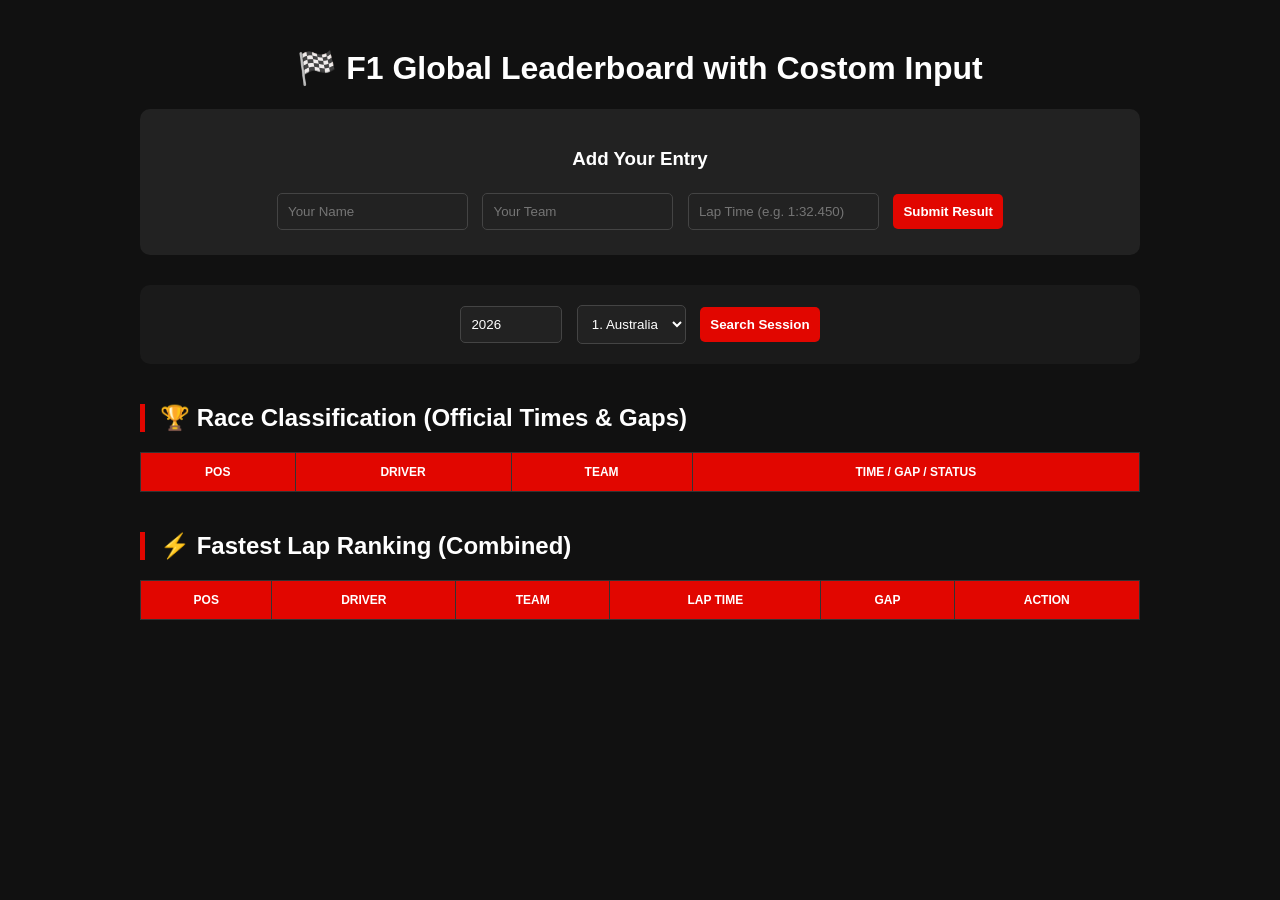
<file: templates/index.html>
<!DOCTYPE html>
<html>
<head>
    <meta charset="UTF-8">
    <title>F1 Leaderboard</title>
    <style>
        body { font-family: 'Segoe UI', Arial, sans-serif; text-align: center; background: #111; color: white; padding: 20px; }
        input, select, button { padding: 10px; margin: 5px; border-radius: 5px; border: 1px solid #444; background: #222; color: white; }
        button { background: #e10600; font-weight: bold; cursor: pointer; border: none; transition: 0.2s; }
        button:hover { background: #b00500; }
        .container { max-width: 1000px; margin: auto; }
        table { margin: 20px auto; border-collapse: collapse; width: 100%; background: #1a1a1a; }
        th, td { padding: 12px; border: 1px solid #333; }
        th { background: #e10600; text-transform: uppercase; font-size: 12px; }
        .user-row { background: #2c3e50 !important; color: #00d2ff; font-weight: bold; }
        .del-btn { background: #444; font-size: 10px; padding: 4px 8px; }
        .section-title { border-left: 5px solid #e10600; text-align: left; padding-left: 15px; margin-top: 40px; }
    </style>
</head>
<body>

<div class="container">
    <h1>🏁 F1 Global Leaderboard with Costom Input</h1>

    <section style="background: #222; padding: 20px; border-radius: 10px; margin-bottom: 30px;">
        <h3>Add Your Entry</h3>
        <input type="text" id="userName" placeholder="Your Name">
        <input type="text" id="userTeam" placeholder="Your Team">
        <input type="text" id="userTime" placeholder="Lap Time (e.g. 1:32.450)">
        <button onclick="submitTime()">Submit Result</button>
    </section>

    <div style="background: #1a1a1a; padding: 15px; border-radius: 10px;">
        <input type="number" id="seasonInput" value="2026" style="width: 80px;">
        <select id="raceInput">
            <option value="Australia">1. Australia</option>
            <option value="China">2. China</option>
            <option value="Japan">3. Japan</option>
            <option value="Bahrain">4. Bahrain</option>
            </select>
        <button onclick="loadResults()">Search Session</button>
    </div>

    <h2 class="section-title">🏆 Race Classification (Official Times & Gaps)</h2>
    <table id="finishTable">
        <thead>
            <tr>
                <th>Pos</th>
                <th>Driver</th>
                <th>Team</th>
                <th>Time / Gap / Status</th>
            </tr>
        </thead>
        <tbody></tbody>
    </table>

    <h2 class="section-title">⚡ Fastest Lap Ranking (Combined)</h2>
    <table id="fastestTable">
        <thead>
            <tr>
                <th>Pos</th>
                <th>Driver</th>
                <th>Team</th>
                <th>Lap Time</th>
                <th>Gap</th>
                <th>Action</th>
            </tr>
        </thead>
        <tbody></tbody>
    </table>
</div>

<script>
function submitTime() {
    const data = {
        season: document.getElementById("seasonInput").value,
        race: document.getElementById("raceInput").value,
        name: document.getElementById("userName").value,
        team: document.getElementById("userTeam").value,
        time: document.getElementById("userTime").value
    };
    fetch('/add_entry', {
        method: 'POST',
        headers: {'Content-Type': 'application/json'},
        body: JSON.stringify(data)
    }).then(() => { loadResults(); alert("Added!"); });
}

function deleteEntry(id) {
    fetch('/delete_entry', {
        method: 'POST',
        headers: {'Content-Type': 'application/json'},
        body: JSON.stringify({id: id})
    }).then(() => loadResults());
}

function loadResults() {
    const season = document.getElementById("seasonInput").value;
    const race = document.getElementById("raceInput").value;
    const finishBody = document.querySelector("#finishTable tbody");
    const fastestBody = document.querySelector("#fastestTable tbody");

    finishBody.innerHTML = "<tr><td colspan='4'>Loading...</td></tr>";
    fastestBody.innerHTML = "<tr><td colspan='6'>Loading...</td></tr>";

    fetch(`/results?season=${season}&race=${race}`)
        .then(res => res.json())
        .then(data => {
            if(data.error) { alert("Data not found yet."); return; }

            // Render Finish Order
            finishBody.innerHTML = "";
            data.finish_order.forEach(d => {
                const isUser = d.Abbreviation.includes("(YOU)");
                const row = `<tr class="${isUser ? 'user-row' : ''}">
                    <td>${d.Position}</td>
                    <td>${d.Abbreviation}</td>
                    <td>${d.TeamName}</td>
                    <td>${d.Result}</td>
                </tr>`;
                finishBody.innerHTML += row;
            });

            // Render Fastest Laps
            fastestBody.innerHTML = "";
            data.fastest_laps.forEach(d => {
                const isUser = d.id !== null;
                const row = `<tr class="${isUser ? 'user-row' : ''}">
                    <td>${d.Position}</td>
                    <td>${d.Abbreviation}</td>
                    <td>${d.TeamName}</td>
                    <td>${d.LapTime}</td>
                    <td>${d.Gap}</td>
                    <td>${isUser ? `<button class="del-btn" onclick="deleteEntry(${d.id})">Delete</button>` : ''}</td>
                </tr>`;
                fastestBody.innerHTML += row;
            });
        });
}
</script>
</body>
</html>
</file>
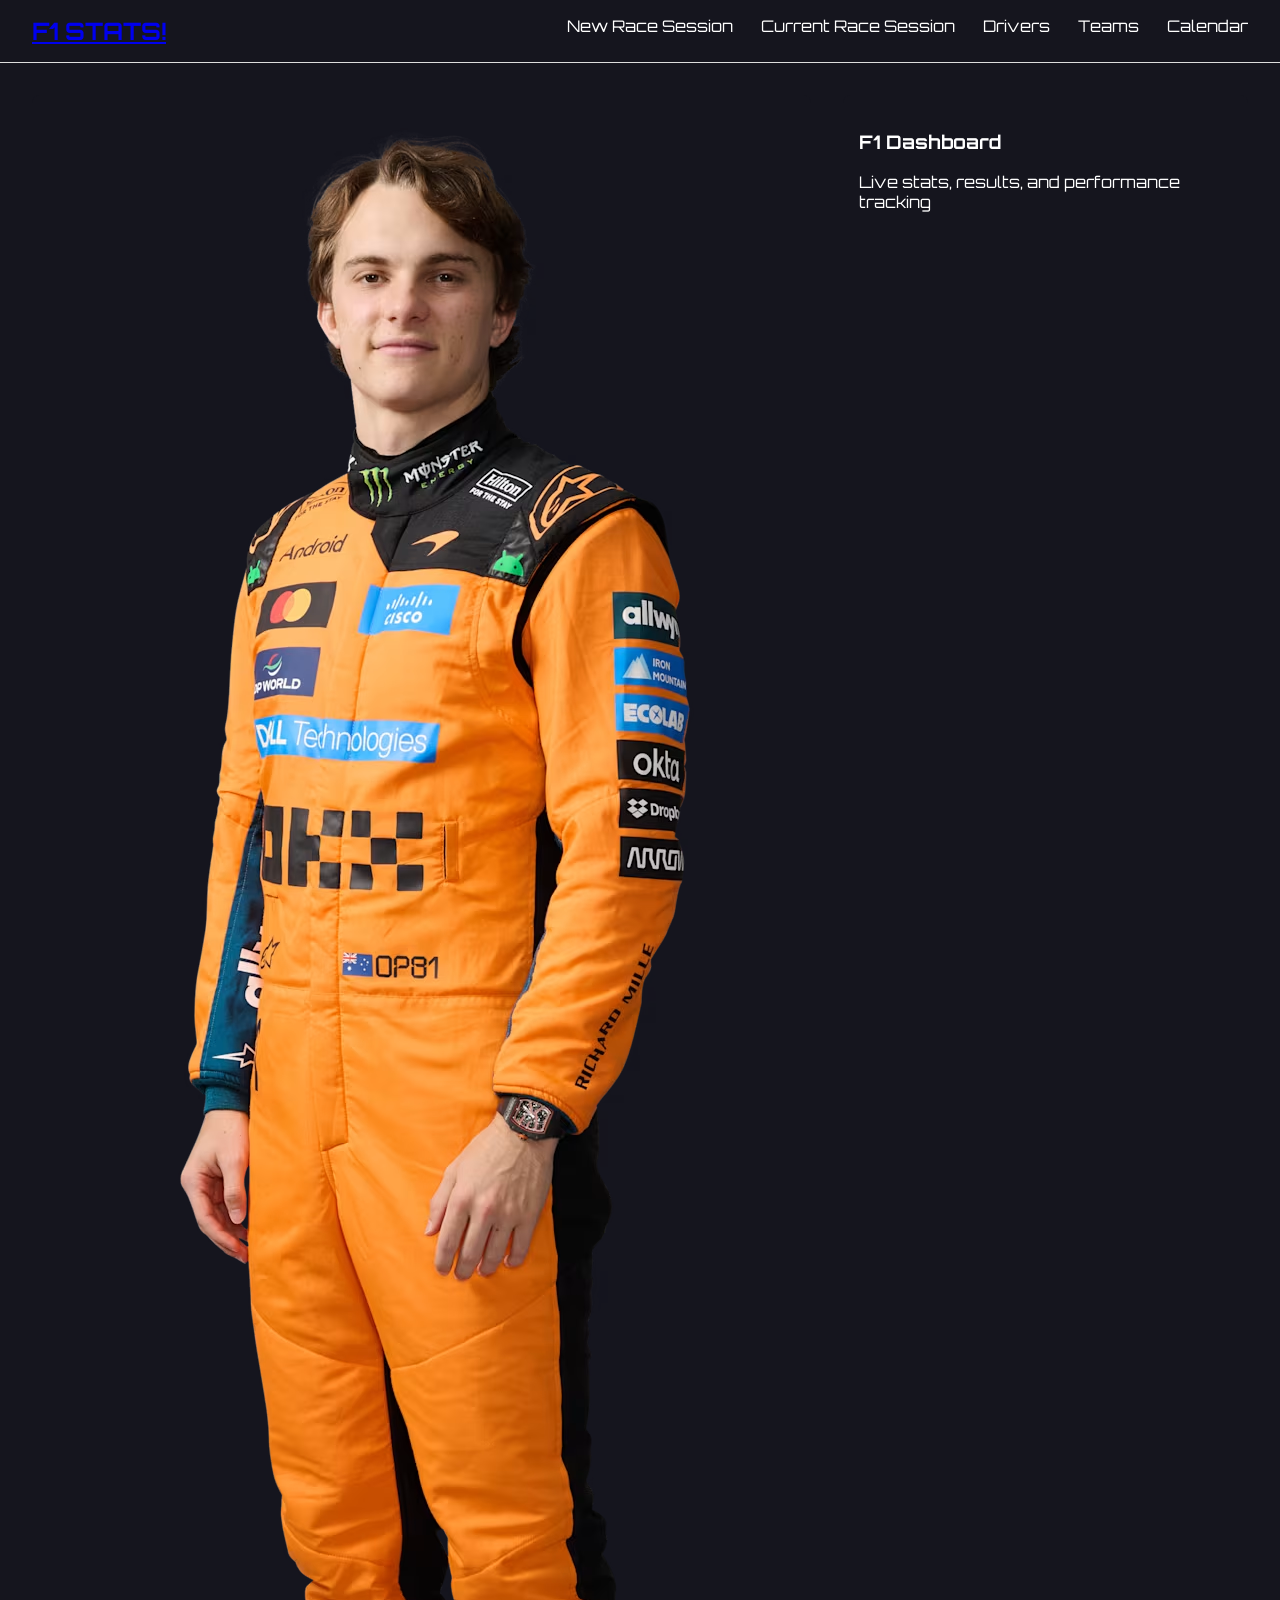
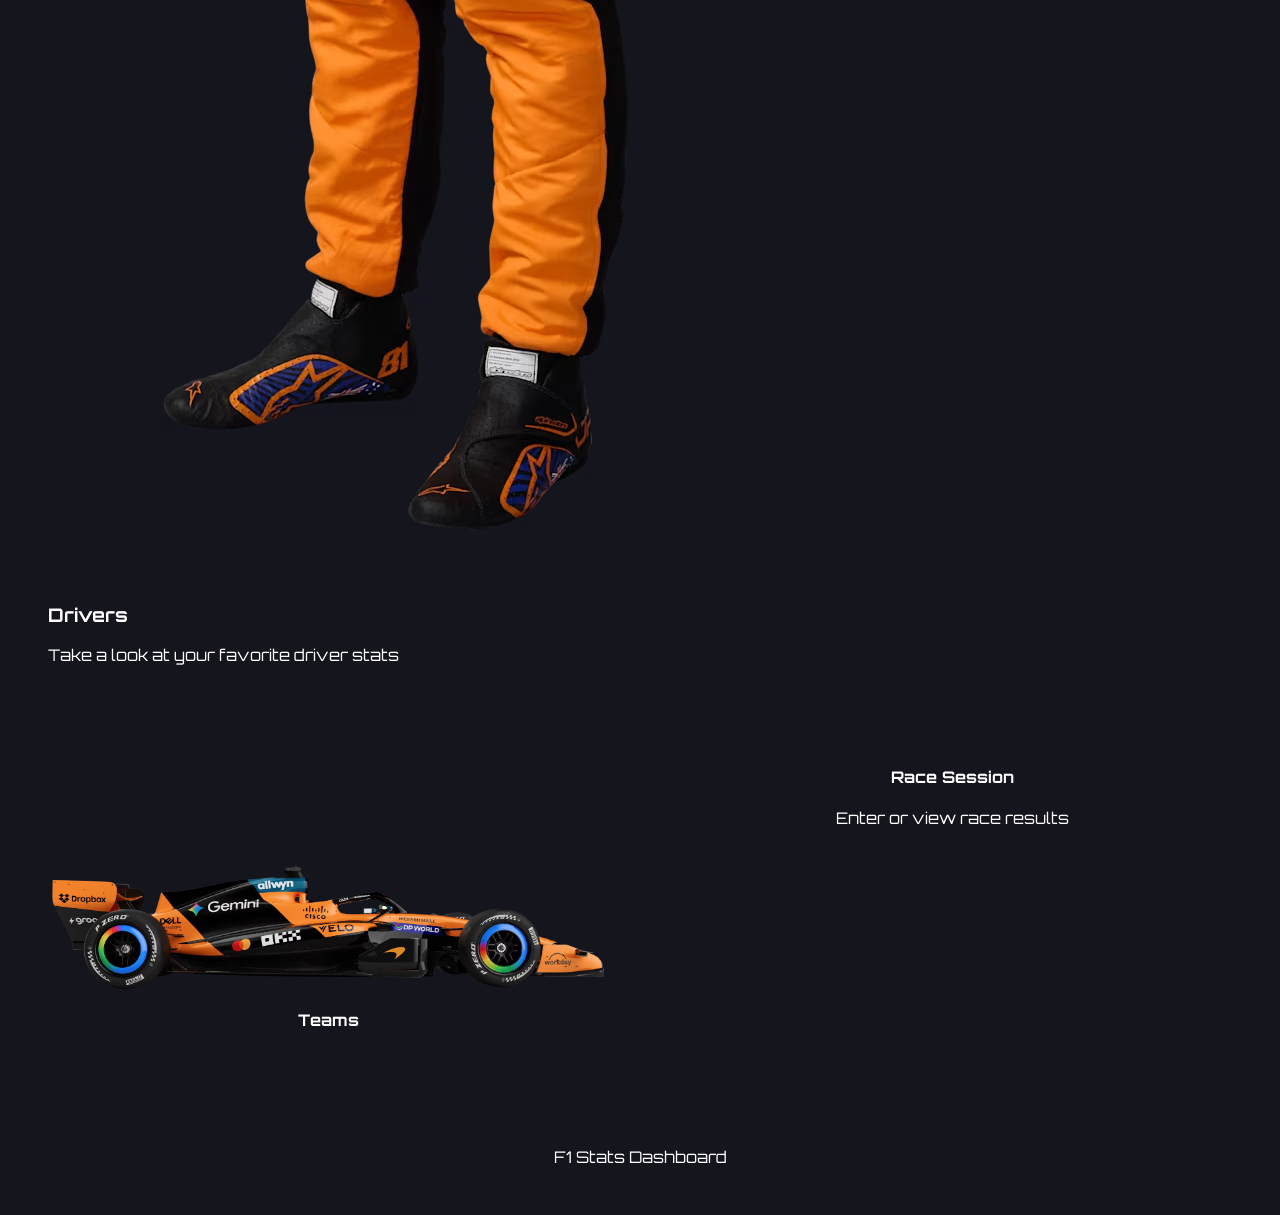
<file: homePage.html>
<!DOCTYPE html>
<html lang="en">
<head>
    <meta charset="UTF-8">
    <meta name="viewport" content="width=device-width, initial-scale=1.0">
    <title>F1 Stats</title>

    <link rel="stylesheet" href="/static/driverstyle.css">
    <link href="https://fonts.googleapis.com/css2?family=Orbitron:wght@400;700&display=swap" rel="stylesheet">
</head>

<body>

<header class="navbar">
    <div class="logo">
        <a href="/">F1 STATS!</a>
    </div>

    <nav>
        <a href="/datapage.html">New Race Session</a>
        <a href="#">Current Race Session</a>
        <a href="/drivers">Drivers</a>
        <a href="/teams">Teams</a>
        <a href="#">Calendar</a>
    </nav>
</header>

<main class="main-content">

    <section class="top-section">

        <div class="driver-card" onclick="location.href='/drivers'">
            <img src="/static/Img/2026mclarenoscpia01right.avif">
            <h3>Drivers</h3>
            <p>Take a look at your favorite driver stats</p>
        </div>

        <div class="feature-card">
            <h3>F1 Dashboard</h3>
            <p>Live stats, results, and performance tracking</p>
        </div>

    </section>

    <section class="bottom-cards">

        <div class="card" onclick="location.href='/teams'">
            <img src="/static/Img/2026mclarencarright.avif">
            <h4>Teams</h4>
        </div>

        <div class="card" onclick="location.href='/data'">
            <h4>Race Session</h4>
            <p>Enter or view race results</p>
        </div>

    </section>

</main>

<footer>
    <p>F1 Stats Dashboard</p>
</footer>

</body>
</html>
</file>
<file: static/driverstyle.css>
body {
    font-family: 'Orbitron', sans-serif;
    margin: 0;
    background: #15151E;
    color: #fff;
}

.navbar {
    display: flex;
    justify-content: space-between;
    padding: 1rem 2rem;
    border-bottom: 1px solid #ddd;
    background: #15151E;
}

.navbar .logo {
    font-weight: bold;
    font-size: 1.5rem;
}

.navbar .logo img {
    height: 1.5em;     /* match text size */
    width: auto;
}

.navbar nav a {
    margin-left: 1.5rem;
    text-decoration: none;
    color: #fff;
}


.main-content {
    padding: 2rem;
}


.top-section {
    display: flex;
    gap: 2rem;
    justify-content: center;
}


.driver-image {
    width: 100%;
    height: 500px;
    object-fit: cover;
    object-position: top;
    display: block;
}


.bottom-cards {
    display: flex;
    gap: 2rem;
    justify-content: center;
    margin-top: 2rem;
}

.card {
    flex: 1;
    text-align: center;
    padding: 1rem;
    background: #15151E;
    border-radius: 8px;
    overflow: hidden;
    transition: transform 0.3s ease, box-shadow 0.3s ease;
}

.card:hover {
    transform: scale(1.05);
    box-shadow: 0 10px 20px rgba(255, 0, 0, 0.75);
    cursor: pointer;
}

.card img:not(.calendar-icon):not(.winner-helmet) {
    width: 100%;
    height: auto;
    object-fit: cover;
    object-position: top;
    display: block;
    margin: 0 auto 10px;
    margin-top: 120px;
}


.calendar-icon{
    width: 200px;
    height: 200px;
    object-fit: contain;
    object-position: center;
    display: block;
    margin: 0 auto 10px;
}

.winner-helmet {
    width: 200px;
    height: 200px;
    object-fit: contain;
    display: block;
    margin: 0 auto 10px;
}




.feature-card {
    background: #15151E;
    padding: 1rem;
    border-radius: 8px;
    flex: 1;
    min-width: 200px;
}


.driver-card {
    background: #15151E;
    padding: 1rem;
    border-radius: 8px;
    flex: 2;
    transition: transform 0.3s ease, box-shadow 0.3s ease;
}

.driver-card:hover {
    transform: scale(1.05);
    box-shadow: 0 10px 20px rgba(255, 0, 0, 0.75);
    cursor: pointer;
}

footer {
    padding: 2rem;
    text-align: center;
}
</file>
